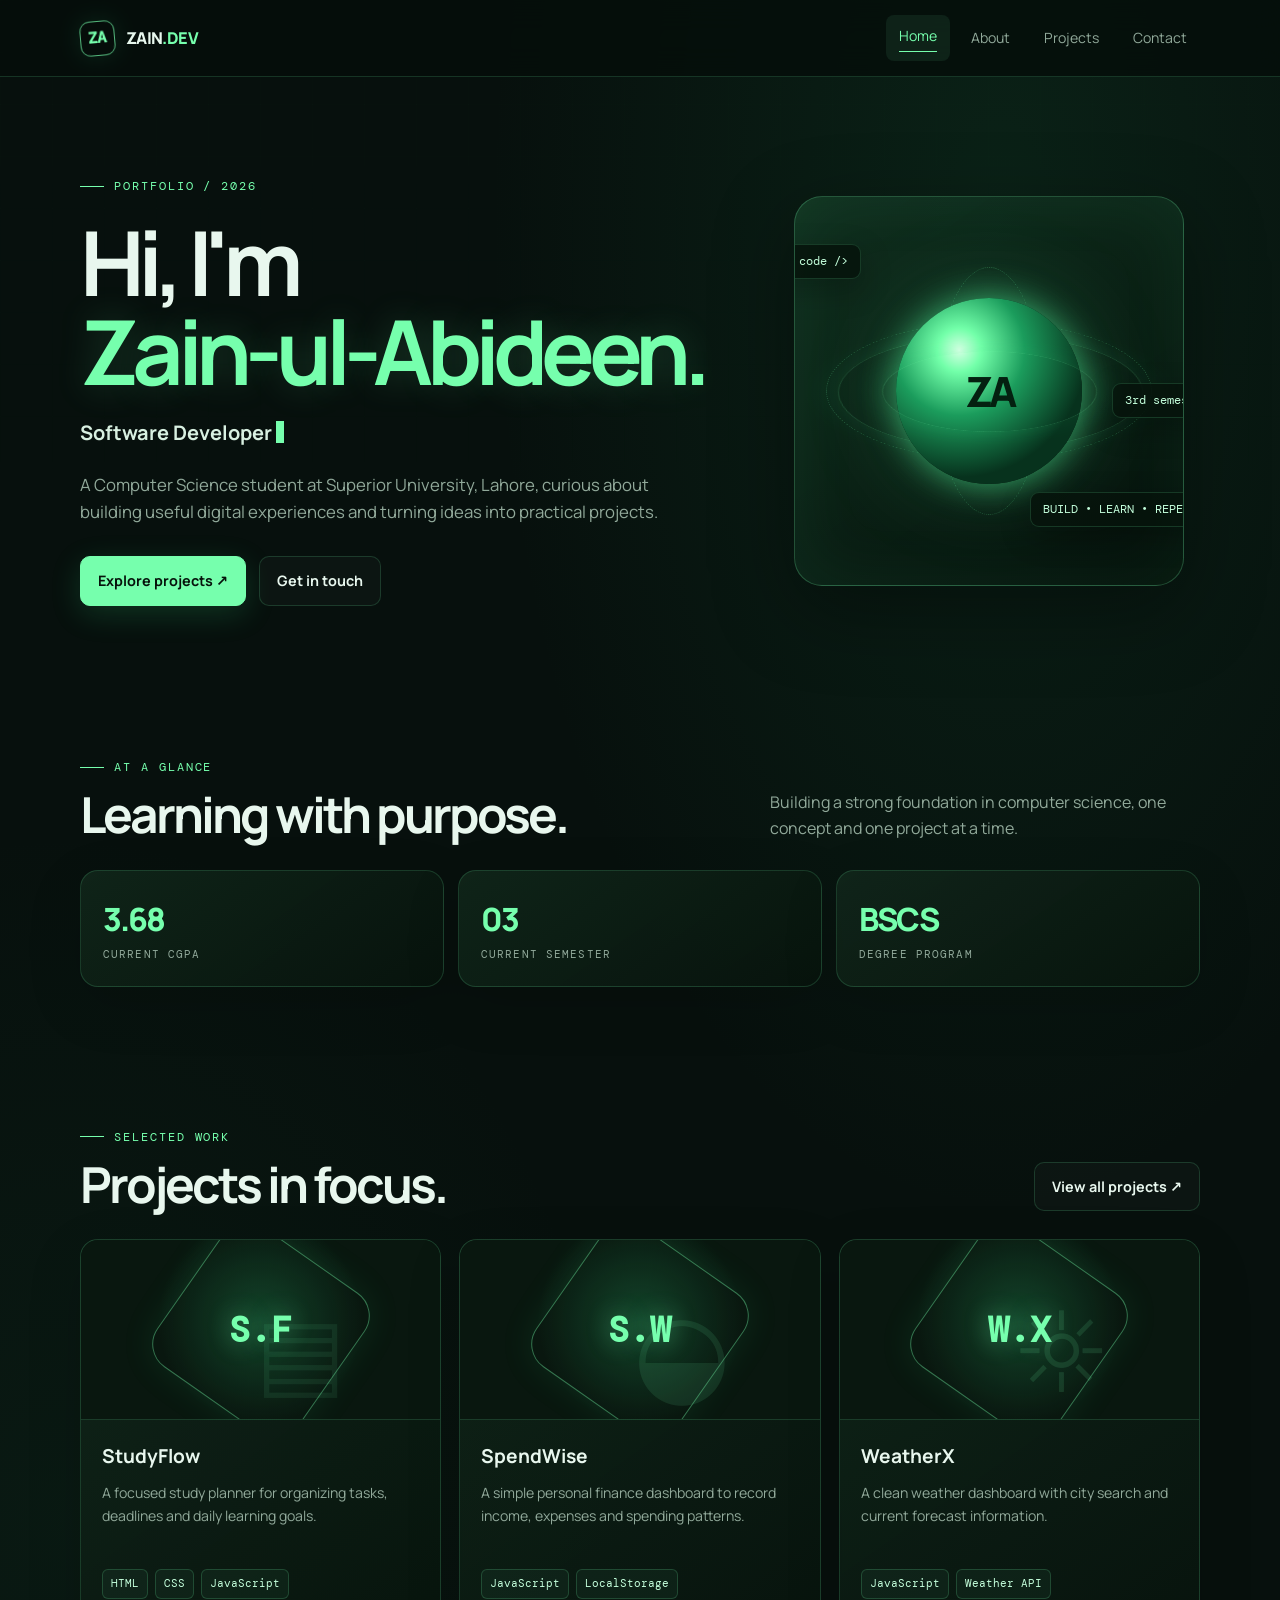
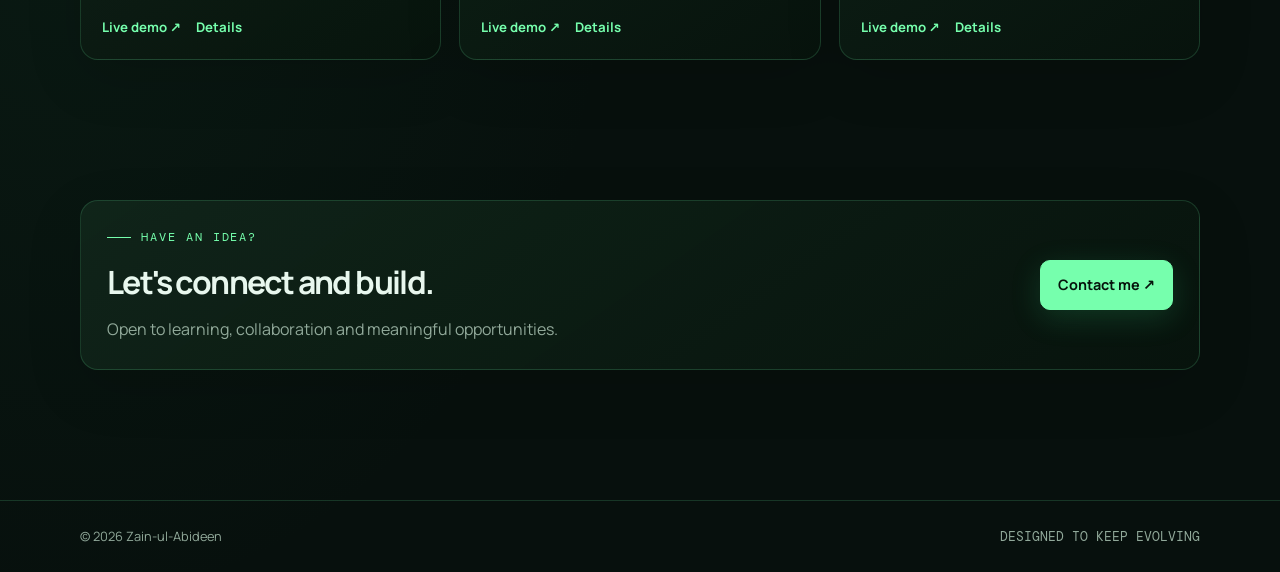
<file: index.html>
<!doctype html><html lang="en"><head><meta charset="utf-8"><meta name="viewport" content="width=device-width,initial-scale=1"><meta name="theme-color" content="#07100d"><meta name="description" content="Zain-ul-Abideen — Computer Science student and aspiring software developer based in Lahore, Pakistan."><title>Zain-ul-Abideen | Portfolio</title><link rel="stylesheet" href="assets/css/style.css"></head><body>
<header class="site-header"><nav class="nav wrap"><a class="brand" href="index.html"><span class="brand-mark">ZA</span><span>ZAIN<span style="color:var(--green)">.DEV</span></span></a><button class="menu-toggle" aria-label="Toggle navigation" aria-expanded="false">☰</button><div class="nav-links"><a href="index.html">Home</a><a href="about.html">About</a><a href="projects.html">Projects</a><a href="contact.html">Contact</a></div></nav></header>
<main><section class="hero wrap"><div><div class="eyebrow">Portfolio / 2026</div><h1>Hi, I'm<br><span class="accent">Zain-ul-Abideen.</span></h1><div style="font-size:1.25rem;font-weight:700;color:#d8f0e1;min-height:38px"><span data-typed>Software Developer</span><span class="cursor-dot"></span></div><p class="hero-copy">A Computer Science student at Superior University, Lahore, curious about building useful digital experiences and turning ideas into practical projects.</p><div class="hero-actions"><a class="btn btn-primary" href="projects.html">Explore projects ↗</a><a class="btn btn-quiet" href="contact.html">Get in touch</a></div></div><div class="hero-visual"><div class="orb-card" data-tilt><div class="orbit"></div><div class="orbit two"></div><div class="orb-core"></div><span class="float-chip chip-one">&lt; code /&gt;</span><span class="float-chip chip-two">BUILD • LEARN • REPEAT</span><span class="float-chip chip-three">3rd semester</span></div></div></section>
<section class="section wrap"><div class="section-head reveal"><div><div class="eyebrow">At a glance</div><h2>Learning with purpose.</h2></div><p>Building a strong foundation in computer science, one concept and one project at a time.</p></div><div class="metric-grid"><div class="panel metric reveal"><div class="metric-value">3.68</div><div class="metric-label">Current CGPA</div></div><div class="panel metric reveal"><div class="metric-value">03</div><div class="metric-label">Current semester</div></div><div class="panel metric reveal"><div class="metric-value">BSCS</div><div class="metric-label">Degree program</div></div></div></section>
<section class="section wrap"><div class="section-head reveal"><div><div class="eyebrow">Selected work</div><h2>Projects in focus.</h2></div><a class="btn btn-quiet" href="projects.html">View all projects ↗</a></div><div class="project-grid">
<article class="panel project-card reveal"><div class="project-art study"><span class="project-symbol">S.F</span></div><div class="project-body"><h3>StudyFlow</h3><p>A focused study planner for organizing tasks, deadlines and daily learning goals.</p><div class="tags"><span class="tag">HTML</span><span class="tag">CSS</span><span class="tag">JavaScript</span></div><div class="project-links"><a href="projects/studyflow/index.html">Live demo ↗</a><a href="projects.html">Details</a></div></div></article>
<article class="panel project-card reveal"><div class="project-art spend"><span class="project-symbol">S.W</span></div><div class="project-body"><h3>SpendWise</h3><p>A simple personal finance dashboard to record income, expenses and spending patterns.</p><div class="tags"><span class="tag">JavaScript</span><span class="tag">LocalStorage</span></div><div class="project-links"><a href="projects/spendwise/index.html">Live demo ↗</a><a href="projects.html">Details</a></div></div></article>
<article class="panel project-card reveal"><div class="project-art weather"><span class="project-symbol">W.X</span></div><div class="project-body"><h3>WeatherX</h3><p>A clean weather dashboard with city search and current forecast information.</p><div class="tags"><span class="tag">JavaScript</span><span class="tag">Weather API</span></div><div class="project-links"><a href="projects/weatherx/index.html">Live demo ↗</a><a href="projects.html">Details</a></div></div></article></div></section>
<section class="section wrap page-end"><div class="panel content-card reveal" style="display:flex;justify-content:space-between;align-items:center;gap:24px;flex-wrap:wrap"><div><div class="eyebrow">Have an idea?</div><h2 style="margin:8px 0;font-size:2rem;letter-spacing:-.05em">Let's connect and build.</h2><p>Open to learning, collaboration and meaningful opportunities.</p></div><a class="btn btn-primary" href="contact.html">Contact me ↗</a></div></section></main>
<footer class="site-footer"><div class="wrap footer-inner"><span>© <span data-year></span> Zain-ul-Abideen</span><span class="mono">DESIGNED TO KEEP EVOLVING</span></div></footer><script src="assets/js/main.js"></script></body></html>
</file>
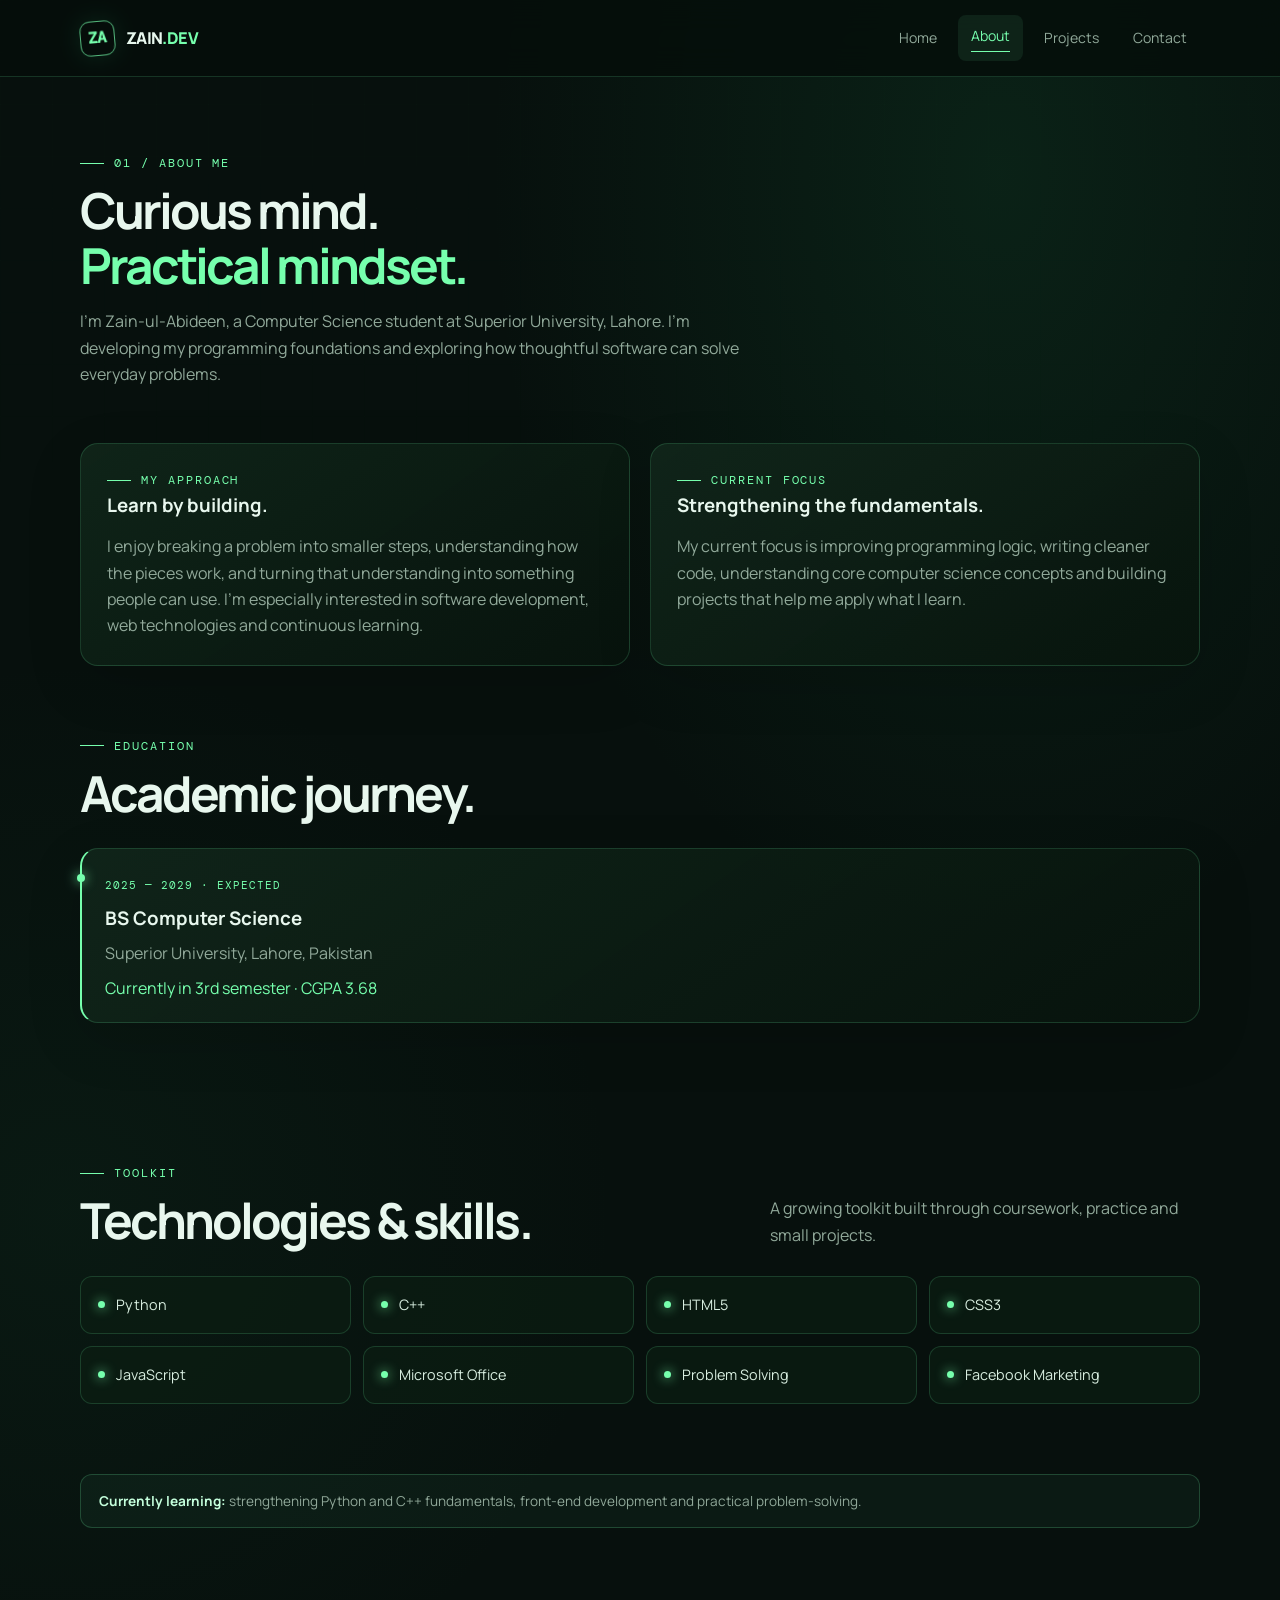
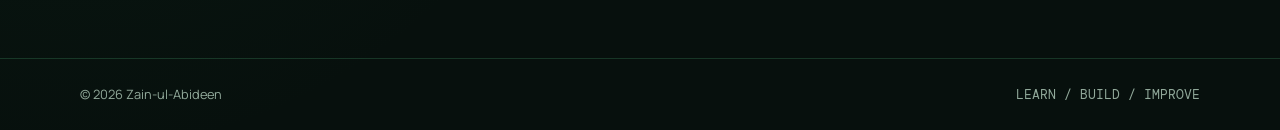
<file: about.html>
<!doctype html><html lang="en"><head><meta charset="utf-8"><meta name="viewport" content="width=device-width,initial-scale=1"><meta name="theme-color" content="#07100d"><meta name="description" content="About Zain-ul-Abideen, Computer Science student at Superior University Lahore."><title>About | Zain-ul-Abideen</title><link rel="stylesheet" href="assets/css/style.css"></head><body><header class="site-header"><nav class="nav wrap"><a class="brand" href="index.html"><span class="brand-mark">ZA</span><span>ZAIN<span style="color:var(--green)">.DEV</span></span></a><button class="menu-toggle" aria-label="Toggle navigation" aria-expanded="false">☰</button><div class="nav-links"><a href="index.html">Home</a><a href="about.html">About</a><a href="projects.html">Projects</a><a href="contact.html">Contact</a></div></nav></header>
<main class="wrap page-end"><section class="page-intro"><div class="eyebrow">01 / About me</div><h1>Curious mind.<br><span style="color:var(--green)">Practical mindset.</span></h1><p>I'm Zain-ul-Abideen, a Computer Science student at Superior University, Lahore. I'm developing my programming foundations and exploring how thoughtful software can solve everyday problems.</p></section>
<section class="content-grid"><article class="panel content-card reveal"><div class="eyebrow">My approach</div><h3>Learn by building.</h3><p>I enjoy breaking a problem into smaller steps, understanding how the pieces work, and turning that understanding into something people can use. I'm especially interested in software development, web technologies and continuous learning.</p></article><article class="panel content-card reveal"><div class="eyebrow">Current focus</div><h3>Strengthening the fundamentals.</h3><p>My current focus is improving programming logic, writing cleaner code, understanding core computer science concepts and building projects that help me apply what I learn.</p></article></section>
<section class="section"><div class="section-head reveal"><div><div class="eyebrow">Education</div><h2>Academic journey.</h2></div></div><div class="timeline"><article class="panel timeline-item reveal"><small>2025 — 2029 · Expected</small><h3>BS Computer Science</h3><p>Superior University, Lahore, Pakistan</p><p style="margin-top:9px;color:var(--green)">Currently in 3rd semester · CGPA 3.68</p></article></div></section>
<section class="section"><div class="section-head reveal"><div><div class="eyebrow">Toolkit</div><h2>Technologies & skills.</h2></div><p>A growing toolkit built through coursework, practice and small projects.</p></div><div class="skill-grid"><div class="skill reveal">Python</div><div class="skill reveal">C++</div><div class="skill reveal">HTML5</div><div class="skill reveal">CSS3</div><div class="skill reveal">JavaScript</div><div class="skill reveal">Microsoft Office</div><div class="skill reveal">Problem Solving</div><div class="skill reveal">Facebook Marketing</div></div></section>
<section class="note reveal"><strong>Currently learning:</strong> strengthening Python and C++ fundamentals, front-end development and practical problem-solving.</section></main><footer class="site-footer"><div class="wrap footer-inner"><span>© <span data-year></span> Zain-ul-Abideen</span><span class="mono">LEARN / BUILD / IMPROVE</span></div></footer><script src="assets/js/main.js"></script></body></html>
</file>
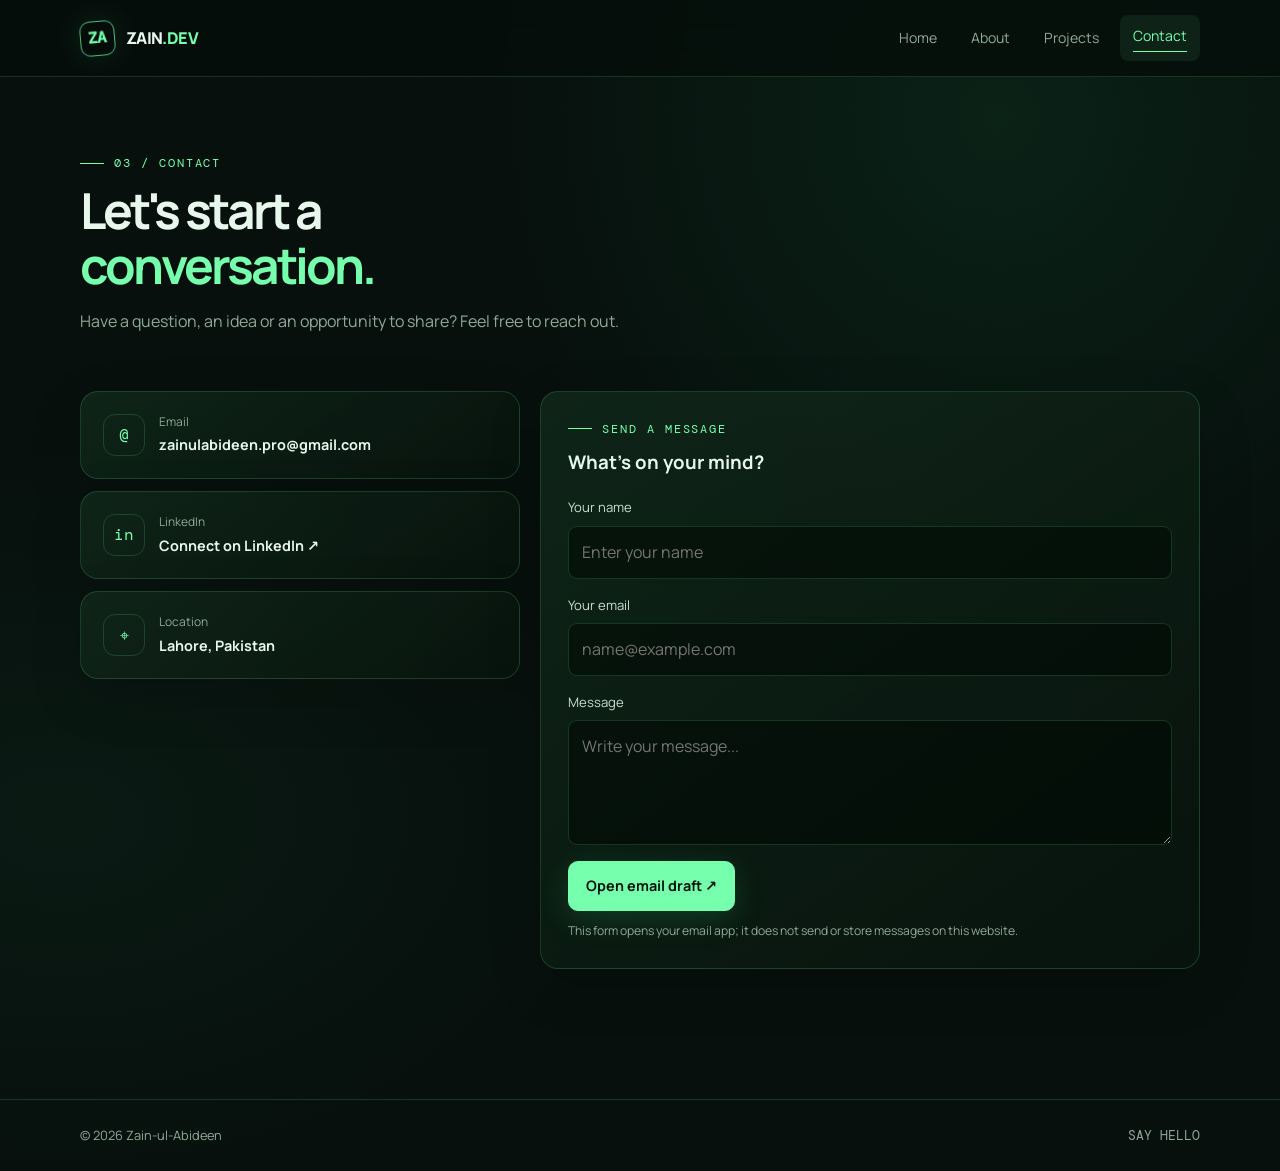
<file: contact.html>
<!doctype html><html lang="en"><head><meta charset="utf-8"><meta name="viewport" content="width=device-width,initial-scale=1"><meta name="theme-color" content="#07100d"><meta name="description" content="Contact Zain-ul-Abideen."><title>Contact | Zain-ul-Abideen</title><link rel="stylesheet" href="assets/css/style.css"></head><body><header class="site-header"><nav class="nav wrap"><a class="brand" href="index.html"><span class="brand-mark">ZA</span><span>ZAIN<span style="color:var(--green)">.DEV</span></span></a><button class="menu-toggle" aria-label="Toggle navigation" aria-expanded="false">☰</button><div class="nav-links"><a href="index.html">Home</a><a href="about.html">About</a><a href="projects.html">Projects</a><a href="contact.html">Contact</a></div></nav></header>
<main class="wrap page-end"><section class="page-intro"><div class="eyebrow">03 / Contact</div><h1>Let's start a<br><span style="color:var(--green)">conversation.</span></h1><p>Have a question, an idea or an opportunity to share? Feel free to reach out.</p></section><section class="contact-layout"><div><a class="panel contact-item reveal" href="mailto:zainulabideen.pro@gmail.com"><span class="contact-icon">@</span><span><small>Email</small><strong>zainulabideen.pro@gmail.com</strong></span></a><a class="panel contact-item reveal" href="https://www.linkedin.com/in/zain-ul-abideen-b61209442/" target="_blank" rel="noopener"><span class="contact-icon">in</span><span><small>LinkedIn</small><strong>Connect on LinkedIn ↗</strong></span></a><div class="panel contact-item reveal"><span class="contact-icon">⌖</span><span><small>Location</small><strong>Lahore, Pakistan</strong></span></div></div>
<form class="panel contact-form reveal" id="contactForm"><div class="eyebrow">Send a message</div><h3 style="margin:8px 0 20px">What's on your mind?</h3><div class="field"><label for="name">Your name</label><input id="name" name="name" required placeholder="Enter your name"></div><div class="field"><label for="email">Your email</label><input id="email" name="email" type="email" required placeholder="name@example.com"></div><div class="field"><label for="message">Message</label><textarea id="message" name="message" required placeholder="Write your message..."></textarea></div><button class="btn btn-primary" type="submit">Open email draft ↗</button><p class="form-note" id="formNote">This form opens your email app; it does not send or store messages on this website.</p></form></section></main><footer class="site-footer"><div class="wrap footer-inner"><span>© <span data-year></span> Zain-ul-Abideen</span><span class="mono">SAY HELLO</span></div></footer><script src="assets/js/main.js"></script><script>document.getElementById('contactForm').addEventListener('submit',e=>{e.preventDefault();const f=new FormData(e.currentTarget);const subject=encodeURIComponent('Portfolio contact from '+f.get('name'));const body=encodeURIComponent('Name: '+f.get('name')+'\nEmail: '+f.get('email')+'\n\n'+f.get('message'));location.href='mailto:zainulabideen.pro@gmail.com?subject='+subject+'&body='+body;});</script></body></html>
</file>
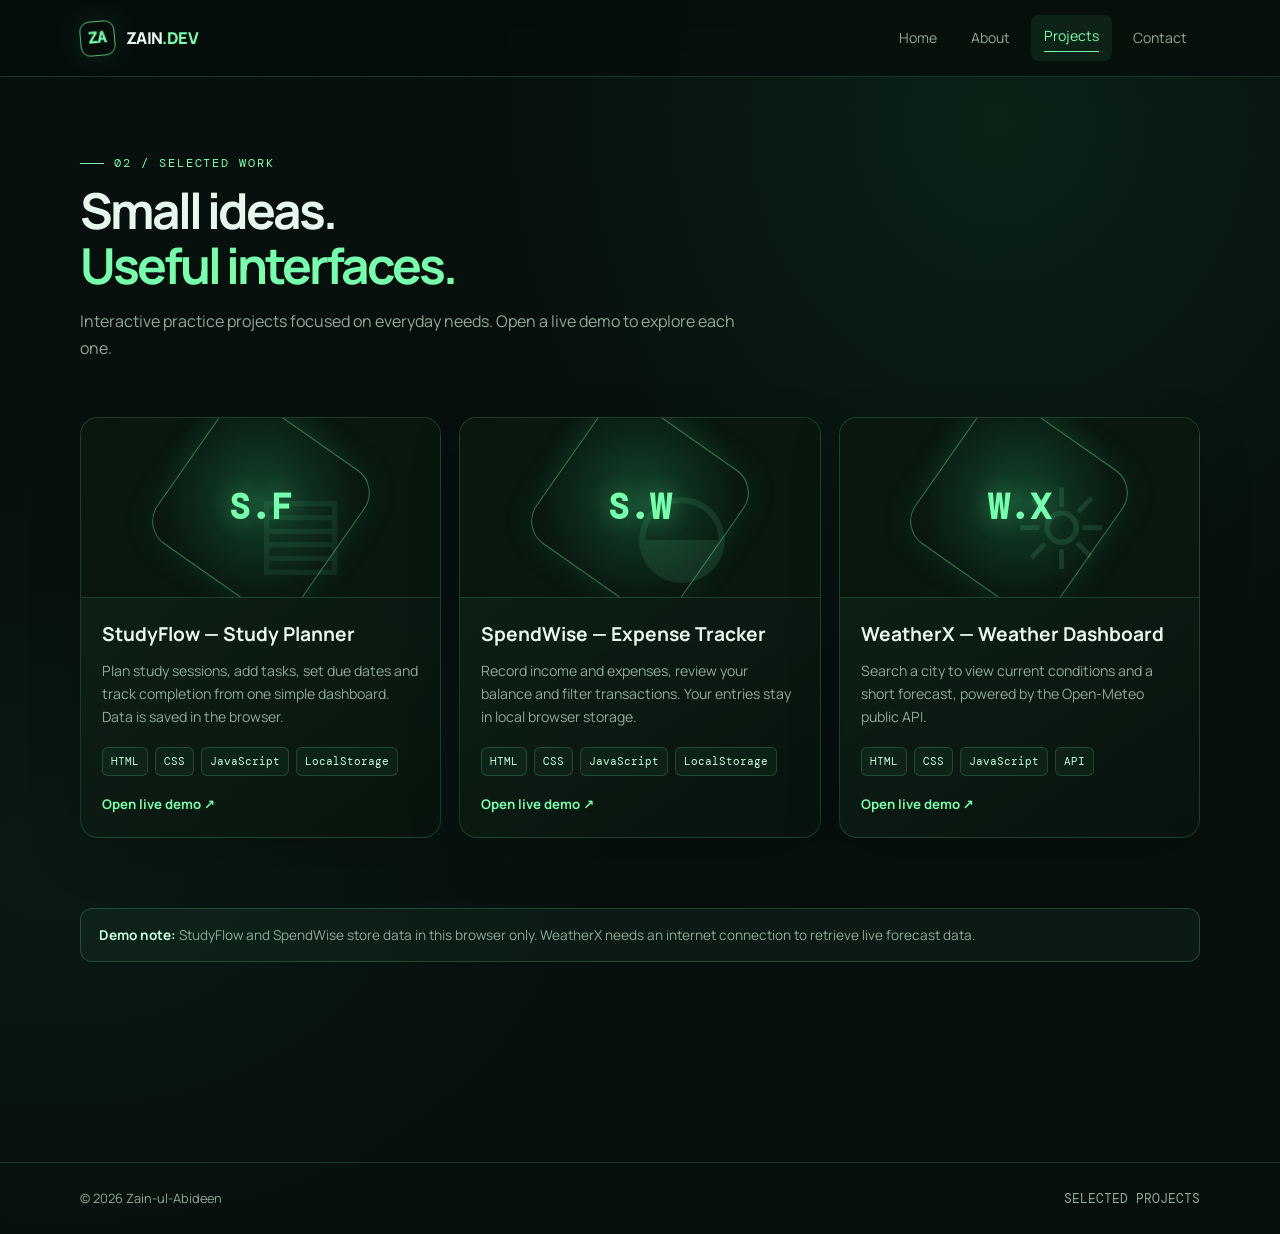
<file: projects.html>
<!doctype html><html lang="en"><head><meta charset="utf-8"><meta name="viewport" content="width=device-width,initial-scale=1"><meta name="theme-color" content="#07100d"><meta name="description" content="Selected projects and interactive demos by Zain-ul-Abideen."><title>Projects | Zain-ul-Abideen</title><link rel="stylesheet" href="assets/css/style.css"></head><body><header class="site-header"><nav class="nav wrap"><a class="brand" href="index.html"><span class="brand-mark">ZA</span><span>ZAIN<span style="color:var(--green)">.DEV</span></span></a><button class="menu-toggle" aria-label="Toggle navigation" aria-expanded="false">☰</button><div class="nav-links"><a href="index.html">Home</a><a href="about.html">About</a><a href="projects.html">Projects</a><a href="contact.html">Contact</a></div></nav></header>
<main class="wrap page-end"><section class="page-intro"><div class="eyebrow">02 / Selected work</div><h1>Small ideas.<br><span style="color:var(--green)">Useful interfaces.</span></h1><p>Interactive practice projects focused on everyday needs. Open a live demo to explore each one.</p></section><div class="project-grid">
<article class="panel project-card reveal"><div class="project-art study"><span class="project-symbol">S.F</span></div><div class="project-body"><h3>StudyFlow — Study Planner</h3><p>Plan study sessions, add tasks, set due dates and track completion from one simple dashboard. Data is saved in the browser.</p><div class="tags"><span class="tag">HTML</span><span class="tag">CSS</span><span class="tag">JavaScript</span><span class="tag">LocalStorage</span></div><div class="project-links"><a href="projects/studyflow/index.html">Open live demo ↗</a></div></div></article>
<article class="panel project-card reveal"><div class="project-art spend"><span class="project-symbol">S.W</span></div><div class="project-body"><h3>SpendWise — Expense Tracker</h3><p>Record income and expenses, review your balance and filter transactions. Your entries stay in local browser storage.</p><div class="tags"><span class="tag">HTML</span><span class="tag">CSS</span><span class="tag">JavaScript</span><span class="tag">LocalStorage</span></div><div class="project-links"><a href="projects/spendwise/index.html">Open live demo ↗</a></div></div></article>
<article class="panel project-card reveal"><div class="project-art weather"><span class="project-symbol">W.X</span></div><div class="project-body"><h3>WeatherX — Weather Dashboard</h3><p>Search a city to view current conditions and a short forecast, powered by the Open-Meteo public API.</p><div class="tags"><span class="tag">HTML</span><span class="tag">CSS</span><span class="tag">JavaScript</span><span class="tag">API</span></div><div class="project-links"><a href="projects/weatherx/index.html">Open live demo ↗</a></div></div></article></div>
<section class="section"><div class="note reveal"><strong>Demo note:</strong> StudyFlow and SpendWise store data in this browser only. WeatherX needs an internet connection to retrieve live forecast data.</div></section></main><footer class="site-footer"><div class="wrap footer-inner"><span>© <span data-year></span> Zain-ul-Abideen</span><span class="mono">SELECTED PROJECTS</span></div></footer><script src="assets/js/main.js"></script></body></html>
</file>
<file: assets/css/style.css>
@import url('https://fonts.googleapis.com/css2?family=DM+Mono:wght@400;500&family=Manrope:wght@400;500;600;700;800&display=swap');
:root{--bg:#07100d;--bg2:#0b1712;--panel:rgba(14,29,22,.82);--panel2:#10231a;--line:rgba(111,255,176,.16);--green:#76ffad;--green2:#31d982;--mint:#c4ffdc;--text:#e8f7ee;--muted:#91a99a;--dim:#5e7567;--shadow:0 24px 80px rgba(0,0,0,.36);--mono:'DM Mono',monospace;--sans:'Manrope',system-ui,sans-serif}
*{box-sizing:border-box}html{scroll-behavior:smooth}body{margin:0;background:radial-gradient(ellipse at 78% 10%,rgba(25,114,67,.18),transparent 36%),radial-gradient(ellipse at 5% 70%,rgba(26,89,57,.13),transparent 32%),var(--bg);color:var(--text);font-family:var(--sans);line-height:1.65;min-height:100vh}body:before{content:"";position:fixed;inset:0;pointer-events:none;opacity:.13;background-image:linear-gradient(rgba(133,255,181,.08) 1px,transparent 1px),linear-gradient(90deg,rgba(133,255,181,.08) 1px,transparent 1px);background-size:52px 52px;mask-image:linear-gradient(to bottom,black,transparent 82%);z-index:-1}a{color:inherit;text-decoration:none}button,input,textarea{font:inherit}.wrap{width:min(1120px,calc(100% - 40px));margin:auto}.mono,.eyebrow,.tag,.nav-index,.status,.metric-label{font-family:var(--mono)}.eyebrow{font-size:.76rem;letter-spacing:.16em;text-transform:uppercase;color:var(--green);display:flex;align-items:center;gap:10px}.eyebrow:before{content:"";width:24px;height:1px;background:var(--green)}.site-header{position:sticky;top:0;z-index:20;background:rgba(5,14,10,.82);backdrop-filter:blur(16px);border-bottom:1px solid var(--line)}.nav{height:76px;display:flex;align-items:center;justify-content:space-between;gap:24px}.brand{display:flex;align-items:center;gap:11px;font-weight:800;letter-spacing:-.04em}.brand-mark{width:35px;height:35px;border:1px solid rgba(118,255,173,.7);display:grid;place-items:center;color:var(--green);font-family:var(--mono);border-radius:10px;box-shadow:0 0 24px rgba(49,217,130,.12);transform:rotate(-5deg)}.brand span:last-child{font-size:1.02rem}.nav-links{display:flex;align-items:center;gap:8px}.nav-links a{padding:9px 13px;color:var(--muted);font-size:.88rem;border-radius:8px;transition:.2s}.nav-links a:hover,.nav-links a.active{color:var(--green);background:rgba(118,255,173,.08)}.nav-links a.active:after{content:"";display:block;height:1px;background:var(--green);margin-top:3px}.menu-toggle{display:none;background:transparent;color:var(--green);border:1px solid var(--line);border-radius:9px;padding:8px 11px}.hero{padding:90px 0 72px;display:grid;grid-template-columns:1.2fr .8fr;align-items:center;gap:65px;min-height:610px}.hero h1{font-size:clamp(3rem,7vw,5.8rem);line-height:.99;letter-spacing:-.075em;margin:22px 0 20px}.hero h1 .accent{color:var(--green);text-shadow:0 0 36px rgba(118,255,173,.18)}.hero-copy{max-width:610px;color:var(--muted);font-size:1.05rem}.hero-actions{display:flex;flex-wrap:wrap;gap:13px;margin-top:30px}.btn{display:inline-flex;justify-content:center;align-items:center;gap:9px;padding:12px 17px;border-radius:10px;border:1px solid var(--line);font-weight:700;font-size:.9rem;transition:transform .2s,border-color .2s,background .2s}.btn:hover{transform:translateY(-3px);border-color:var(--green)}.btn-primary{background:var(--green);color:#06130b;border-color:var(--green);box-shadow:0 8px 30px rgba(49,217,130,.18)}.btn-primary:hover{background:var(--mint)}.btn-quiet{background:rgba(255,255,255,.025);color:var(--text)}.hero-visual{position:relative;perspective:900px}.orb-card{position:relative;aspect-ratio:1/1;max-width:390px;margin:auto;border:1px solid rgba(118,255,173,.26);border-radius:28px;background:linear-gradient(145deg,rgba(18,50,33,.9),rgba(6,17,11,.95));box-shadow:var(--shadow),inset 0 0 70px rgba(69,231,137,.07);overflow:hidden;transform-style:preserve-3d;transition:transform .18s ease-out}.orb-card:before,.orb-card:after{content:"";position:absolute;border:1px solid rgba(118,255,173,.17);border-radius:50%;width:78%;aspect-ratio:1;left:11%;top:11%;transform:rotateX(68deg) rotateZ(-25deg);box-shadow:0 0 40px rgba(49,217,130,.1)}.orb-card:after{width:55%;left:22.5%;top:22.5%;transform:rotateX(68deg) rotateZ(35deg)}.orb-core{position:absolute;inset:26%;border-radius:50%;background:radial-gradient(circle at 34% 28%,#d4ffe3 0,#72ffa9 12%,#1b9c5c 36%,#07321d 70%);box-shadow:0 0 34px rgba(83,255,160,.6),0 0 100px rgba(83,255,160,.2);animation:pulse 4s ease-in-out infinite}.orb-core:after{content:"ZA";position:absolute;inset:0;display:grid;place-items:center;color:#042010;font-size:2.6rem;font-weight:800;letter-spacing:-.1em}.orbit{position:absolute;inset:8%;border:1px dashed rgba(118,255,173,.22);border-radius:50%;transform:rotateX(65deg);animation:spin 24s linear infinite}.orbit.two{inset:18%;animation-duration:17s;animation-direction:reverse;transform:rotateY(65deg)}.float-chip{position:absolute;padding:9px 12px;background:rgba(6,20,12,.88);border:1px solid var(--line);border-radius:9px;color:var(--mint);font: .72rem var(--mono);box-shadow:0 10px 30px rgba(0,0,0,.25)}.chip-one{top:12%;left:-6%}.chip-two{bottom:15%;right:-7%}.chip-three{top:48%;right:-10%}.grid-two{display:grid;grid-template-columns:repeat(2,1fr);gap:18px}.section{padding:70px 0}.section-head{display:flex;align-items:end;justify-content:space-between;gap:20px;margin-bottom:28px}.section-head h2,.page-intro h1{font-size:clamp(2rem,4vw,3.1rem);letter-spacing:-.06em;line-height:1.1;margin:10px 0 0}.section-head p{color:var(--muted);max-width:430px;margin:0}.panel{background:linear-gradient(145deg,rgba(17,39,27,.86),rgba(8,20,13,.9));border:1px solid var(--line);border-radius:18px;box-shadow:0 18px 55px rgba(0,0,0,.14)}.metric-grid{display:grid;grid-template-columns:repeat(3,1fr);gap:14px}.metric{padding:22px}.metric-value{font-size:2rem;font-weight:800;letter-spacing:-.06em;color:var(--green)}.metric-label{font-size:.7rem;letter-spacing:.1em;text-transform:uppercase;color:var(--muted)}.skill-grid{display:grid;grid-template-columns:repeat(4,1fr);gap:12px}.skill{padding:16px 17px;border:1px solid var(--line);background:rgba(12,30,19,.72);border-radius:12px;color:#d8eee0;display:flex;align-items:center;gap:11px;font-size:.9rem}.skill:before{content:"";width:7px;height:7px;border-radius:50%;background:var(--green);box-shadow:0 0 12px var(--green)}.project-grid{display:grid;grid-template-columns:repeat(3,1fr);gap:18px}.project-card{overflow:hidden;transition:transform .25s,border-color .25s;transform-style:preserve-3d}.project-card:hover{transform:translateY(-7px);border-color:rgba(118,255,173,.5)}.project-art{height:180px;position:relative;overflow:hidden;background:radial-gradient(circle at 50% 45%,rgba(49,217,130,.23),transparent 50%),#09170f;border-bottom:1px solid var(--line);display:grid;place-items:center}.project-art:before{content:"";position:absolute;width:170px;height:170px;border:1px solid rgba(118,255,173,.4);border-radius:28px;transform:rotate(35deg);box-shadow:0 0 35px rgba(49,217,130,.1)}.project-symbol{font:800 2.2rem var(--mono);color:var(--green);text-shadow:0 0 24px rgba(118,255,173,.4);z-index:1}.project-art.study:after{content:"▤";position:absolute;font-size:6rem;color:rgba(118,255,173,.08);transform:translate(40px,20px)}.project-art.spend:after{content:"◒";position:absolute;font-size:7rem;color:rgba(118,255,173,.1);transform:translate(42px,20px)}.project-art.weather:after{content:"☼";position:absolute;font-size:7rem;color:rgba(118,255,173,.12);transform:translate(42px,20px)}.project-body{padding:21px}.project-body h3{margin:0 0 8px;font-size:1.2rem}.project-body p{color:var(--muted);font-size:.88rem;min-height:72px;margin:0 0 16px}.tags{display:flex;flex-wrap:wrap;gap:7px;margin:0 0 18px}.tag{font-size:.66rem;color:var(--mint);padding:5px 8px;border:1px solid rgba(118,255,173,.18);border-radius:6px;background:rgba(118,255,173,.045)}.project-links{display:flex;gap:15px;font-size:.83rem;font-weight:700}.project-links a{color:var(--green)}.project-links a:hover{text-decoration:underline}.page-intro{padding:76px 0 40px}.page-intro p{max-width:680px;color:var(--muted);font-size:1rem}.content-grid{display:grid;grid-template-columns:1fr 1fr;gap:20px}.content-card{padding:26px}.content-card h3{margin:0 0 12px}.content-card p{color:var(--muted);margin:0}.timeline{display:grid;gap:14px}.timeline-item{padding:21px 23px;border-left:2px solid var(--green);position:relative}.timeline-item:before{content:"";position:absolute;width:8px;height:8px;border-radius:50%;background:var(--green);left:-5px;top:25px;box-shadow:0 0 12px var(--green)}.timeline-item small{font: .7rem var(--mono);color:var(--green);letter-spacing:.09em;text-transform:uppercase}.timeline-item h3{margin:6px 0}.timeline-item p{color:var(--muted);margin:0}.contact-layout{display:grid;grid-template-columns:.8fr 1.2fr;gap:20px}.contact-item{padding:20px 22px;margin-bottom:12px;display:flex;gap:14px;align-items:center}.contact-icon{width:42px;height:42px;display:grid;place-items:center;border:1px solid var(--line);border-radius:12px;color:var(--green);font:1rem var(--mono)}.contact-item small{display:block;color:var(--muted);font-size:.75rem}.contact-item strong{font-size:.9rem;overflow-wrap:anywhere}.contact-form{padding:27px}.field{display:grid;gap:7px;margin-bottom:16px}.field label{font-size:.82rem;color:#c8dfd1}.field input,.field textarea{width:100%;padding:12px 13px;color:var(--text);background:rgba(1,10,5,.55);border:1px solid var(--line);border-radius:9px;outline:none}.field input:focus,.field textarea:focus{border-color:var(--green);box-shadow:0 0 0 3px rgba(118,255,173,.08)}.field textarea{min-height:125px;resize:vertical}.form-note{font-size:.76rem;color:var(--muted);margin:10px 0 0}.site-footer{margin-top:60px;border-top:1px solid var(--line);padding:25px 0;color:var(--muted);font-size:.8rem}.footer-inner{display:flex;justify-content:space-between;gap:15px;flex-wrap:wrap}.reveal{opacity:0;transform:translateY(22px);transition:opacity .65s ease,transform .65s ease}.reveal.visible{opacity:1;transform:translateY(0)}.cursor-dot{display:inline-block;width:8px;height:1.1em;vertical-align:-.15em;background:var(--green);margin-left:4px;animation:blink 1s steps(2) infinite}.page-end{padding-bottom:70px}.note{padding:15px 18px;border:1px solid rgba(118,255,173,.2);background:rgba(118,255,173,.045);border-radius:12px;color:var(--muted);font-size:.85rem}.note strong{color:var(--mint)}
@keyframes pulse{0%,100%{transform:scale(.95);filter:brightness(.9)}50%{transform:scale(1.05);filter:brightness(1.18)}}@keyframes spin{to{transform:rotateX(65deg) rotateZ(360deg)}}@keyframes blink{50%{opacity:0}}
@media(max-width:850px){.hero{grid-template-columns:1fr;gap:50px;padding-top:70px}.hero-visual{max-width:420px;width:100%;margin:auto}.project-grid{grid-template-columns:1fr 1fr}.skill-grid{grid-template-columns:repeat(2,1fr)}.contact-layout{grid-template-columns:1fr}.content-grid{grid-template-columns:1fr}}
@media(max-width:620px){.wrap{width:min(100% - 28px,1120px)}.nav{height:68px}.menu-toggle{display:block}.nav-links{display:none;position:absolute;top:68px;left:0;right:0;padding:12px 18px 18px;background:rgba(5,14,10,.98);border-bottom:1px solid var(--line);flex-direction:column;align-items:stretch}.nav-links.open{display:flex}.nav-links a{padding:11px 13px}.hero{padding:62px 0 45px;min-height:auto}.hero h1{font-size:clamp(3rem,15vw,4.5rem)}.hero-copy{font-size:.95rem}.orb-card{max-width:310px}.section{padding:50px 0}.section-head{display:block}.section-head p{margin-top:12px}.project-grid,.metric-grid{grid-template-columns:1fr}.skill-grid{grid-template-columns:1fr 1fr}.page-intro{padding:55px 0 25px}.content-card,.contact-form{padding:21px}.project-body p{min-height:0}.float-chip{font-size:.62rem}.chip-one{left:-2%}.chip-two{right:-2%}.chip-three{right:-3%}}
@media(prefers-reduced-motion:reduce){*,*:before,*:after{scroll-behavior:auto!important;animation-duration:.01ms!important;transition-duration:.01ms!important}.reveal{opacity:1;transform:none}}
</file>
